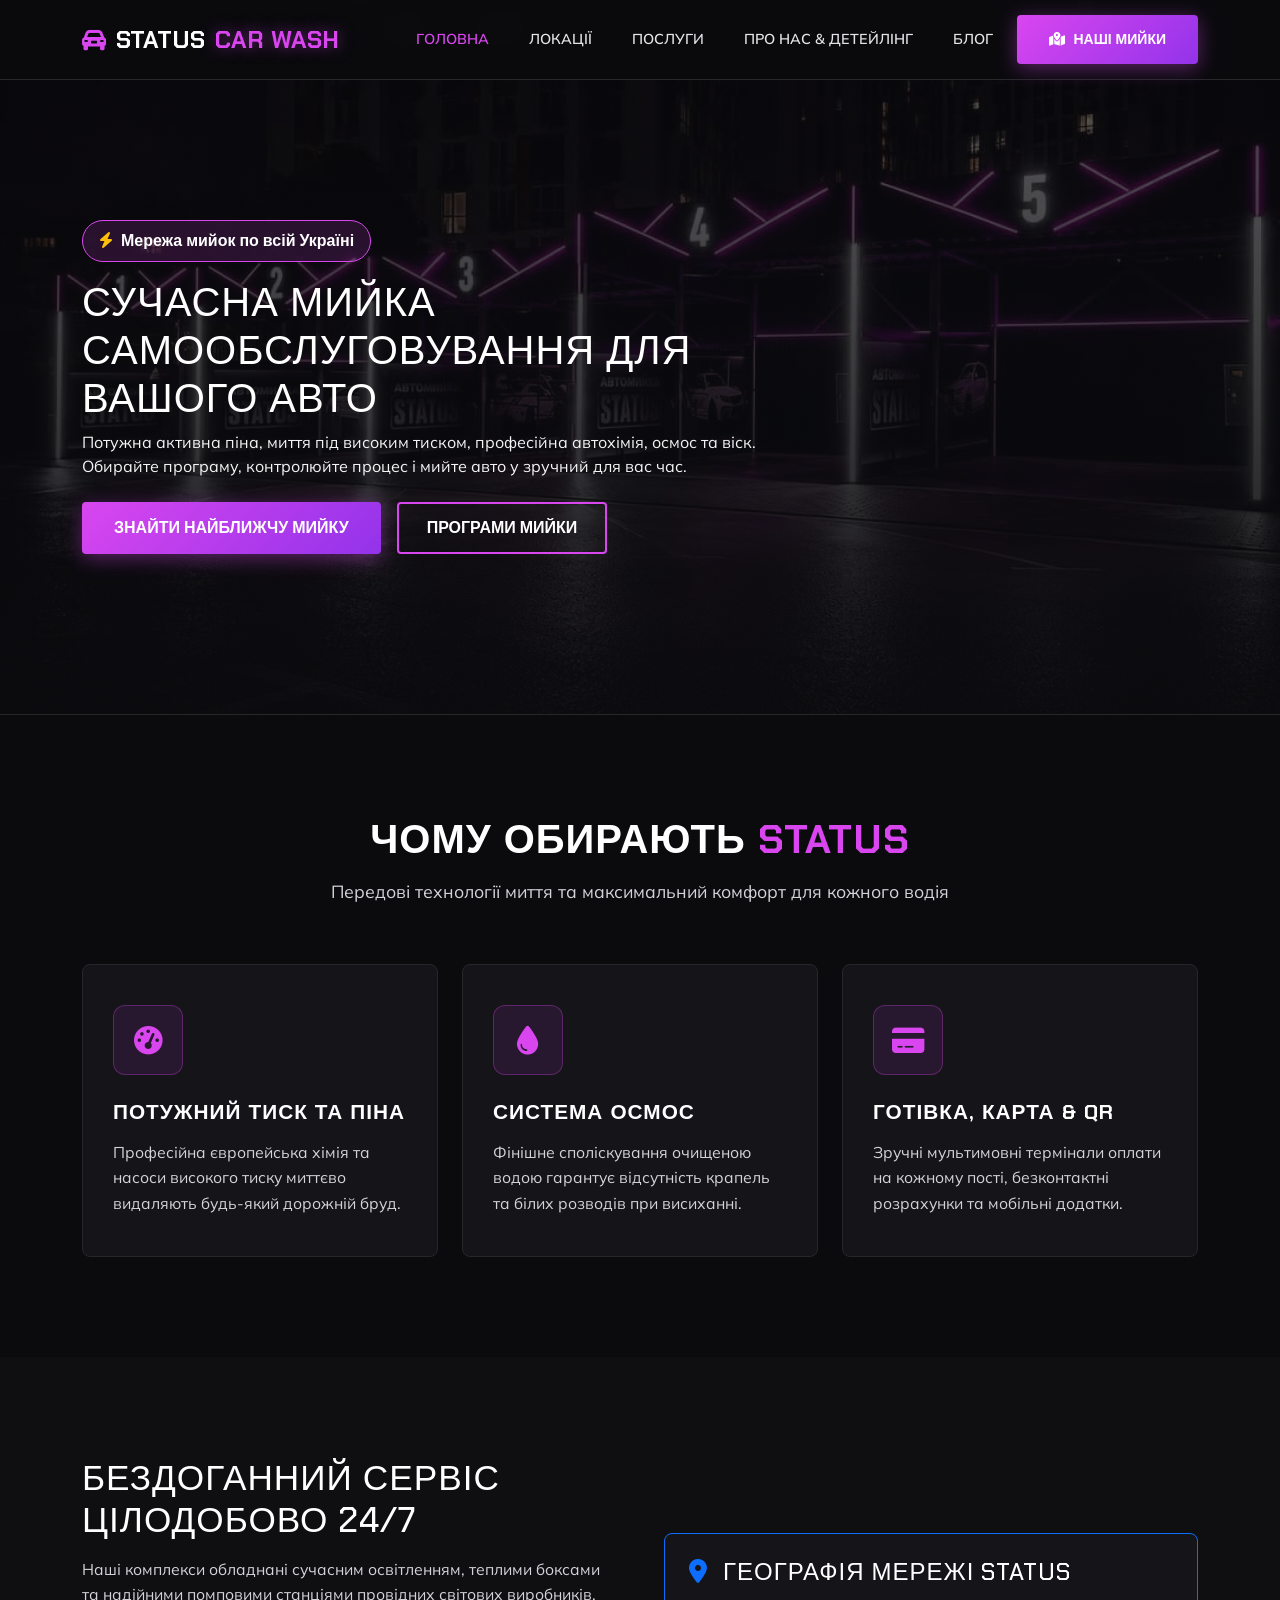
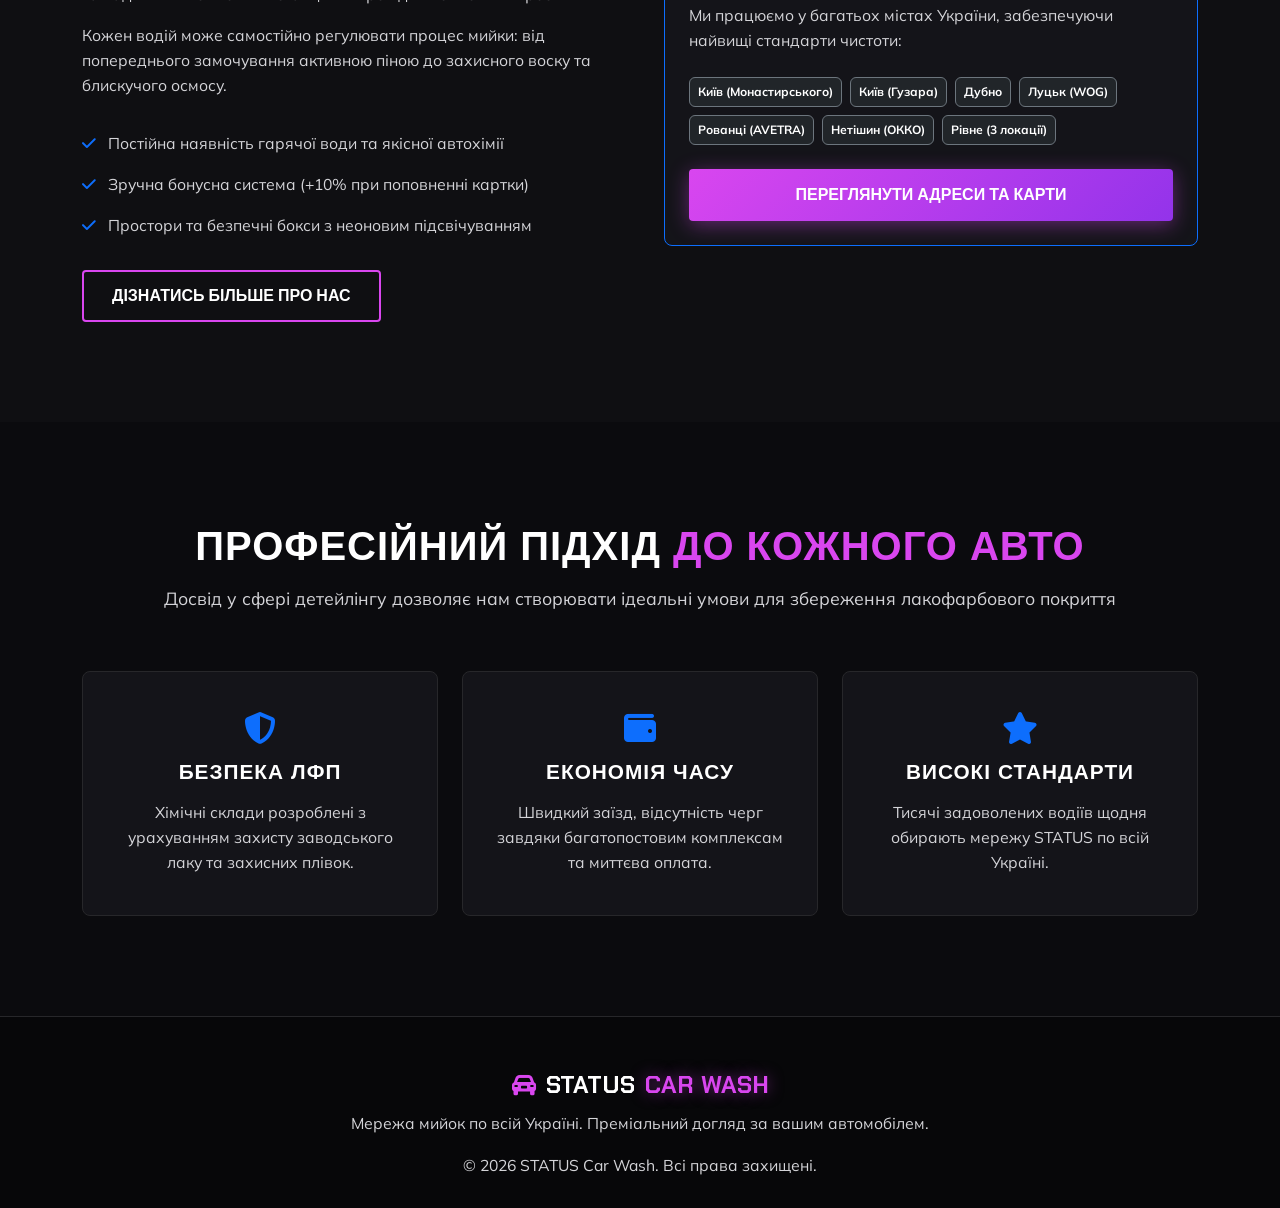
<file: index.html>
<!DOCTYPE html>
<html lang="uk" prefix="og: https://ogp.me/ns#">
<head>
    <meta charset="UTF-8">
    <meta name="viewport" content="width=device-width, initial-scale=1.0">
    <title>STATUS Car Wash — Мережа автомийок самообслуговування в Україні та Києві</title>
    <meta name="description" content="Мережа сучасних автомийок самообслуговування STATUS у Києві, Рівному, Луцьку та інших містах. Потужна піна, осмос, віск, оплата готівкою, картою та QR. Бонусна система +10%.">
    <meta name="keywords" content="автомийка самообслуговування, STATUS car wash, мийка самообслуговування Київ, мийка авто Україна, цілодобова автомийка, осмос, активна піна">
    <meta name="robots" content="follow, index, max-snippet:-1, max-video-preview:-1, max-image-preview:large">
    <link rel="canonical" href="https://status-wash.com/">

    <!-- Open Graph SEO -->
    <meta property="og:locale" content="uk_UA">
    <meta property="og:type" content="website">
    <meta property="og:title" content="STATUS Car Wash — Мережа автомийок самообслуговування">
    <meta property="og:description" content="Сучасна мережа мийок по всій Україні. Преміальна хімія, осмос, віск та бонусна система +10%.">
    <meta property="og:url" content="https://status-wash.com/">
    <meta property="og:site_name" content="STATUS Car Wash">

    <!-- Twitter Card -->
    <meta name="twitter:card" content="summary_large_image">
    <meta name="twitter:title" content="STATUS Car Wash — Мережа автомийок самообслуговування">
    <meta name="twitter:description" content="Сучасна мережа мийок по всій Україні. Преміальна хімія, осмос та віск.">

    <!-- Schema.org JSON-LD -->
    <script type="application/ld+json">
    {
      "@context": "https://schema.org",
      "@graph": [
        {
          "@type": ["AutomotiveBusiness", "Organization"],
          "@id": "https://status-wash.com/#organization",
          "name": "STATUS Car Wash",
          "url": "https://status-wash.com",
          "description": "Всеукраїнська мережа автомийок самообслуговування. Преміальний догляд за автомобілем.",
          "address": {
            "@type": "PostalAddress",
            "streetAddress": "вул. Монастирського, 12",
            "addressLocality": "Київ",
            "addressRegion": "Київська обл.",
            "addressCountry": "UA"
          },
          "openingHoursSpecification": {
            "@type": "OpeningHoursSpecification",
            "dayOfWeek": [
              "Monday", "Tuesday", "Wednesday", "Thursday", "Friday", "Saturday", "Sunday"
            ],
            "opens": "00:00",
            "closes": "23:59"
          }
        }
      ]
    }
    </script>

    <!-- Fonts -->
    <link href="https://fonts.googleapis.com/css2?family=Mulish:wght@300;400;500;600;700;800;900&family=Chakra+Petch:wght@400;600;700&display=swap" rel="stylesheet">
    <!-- FontAwesome -->
    <link rel="stylesheet" href="https://cdnjs.cloudflare.com/ajax/libs/font-awesome/6.4.0/css/all.min.css">
    <!-- Bootstrap CSS -->
    <link rel="stylesheet" href="https://cdn.jsdelivr.net/npm/bootstrap@5.3.0/dist/css/bootstrap.min.css">
    <!-- Custom CSS -->
    <link rel="stylesheet" href="assets/css/style.css">
    <style>
        .hero-bg-custom {
            position: relative;
            padding: 220px 0 160px;
            background: linear-gradient(180deg, rgba(11, 11, 14, 0.65) 0%, rgba(11, 11, 14, 0.95) 100%), url('images/station.jpg') center/cover no-repeat;
            border-bottom: 1px solid var(--card-border);
        }
    </style>
</head>
<body>

    <!-- Header -->
    <nav class="navbar navbar-expand-lg fixed-top">
        <div class="container">
            <a class="navbar-brand animate-fade-in" href="index.html">
                <i class="fa-solid fa-car-rear" style="color: var(--primary-color);"></i>
                STATUS <span>CAR WASH</span>
            </a>
            <button class="navbar-toggler text-white" type="button" data-bs-toggle="collapse" data-bs-target="#navbarNav">
                <i class="fa-solid fa-bars"></i>
            </button>
            <div class="collapse navbar-collapse justify-content-end" id="navbarNav">
                <ul class="navbar-nav align-items-lg-center gap-lg-4 mb-3 mb-lg-0">
                    <li class="nav-item"><a class="nav-link active" href="index.html">Головна</a></li>
                    <li class="nav-item"><a class="nav-link" href="locations.html">Локації</a></li>
                    <li class="nav-item"><a class="nav-link" href="pricing.html">Послуги</a></li>
                    <li class="nav-item"><a class="nav-link" href="about.html">Про нас & Детейлінг</a></li>
                    <li class="nav-item"><a class="nav-link" href="blog.html">Блог</a></li>
                </ul>
                <div class="ms-lg-3">
                    <a href="locations.html" class="btn btn-custom btn-sm">
                        <i class="fa-solid fa-map-location-dot me-1"></i> Наші мийки
                    </a>
                </div>
            </div>
        </div>
    </nav>

    <!-- Hero Section with updated text -->
    <header class="hero-bg-custom">
        <div class="container">
            <div class="row align-items-center">
                <div class="col-lg-8 animate-slide-up">
                    <div class="badge-pill mb-3">
                        <i class="fa-solid fa-bolt text-warning me-1"></i> Мережа мийок по всій Україні
                    </div>
                    <h1>СУЧАСНА МИЙКА САМООБСЛУГОВУВАННЯ <span>ДЛЯ ВАШОГО АВТО</span></h1>
                    <p>Потужна активна піна, миття під високим тиском, професійна автохімія, осмос та віск. Обирайте програму, контролюйте процес і мийте авто у зручний для вас час.</p>
                    <div class="d-flex flex-wrap gap-3 mt-4">
                        <a href="locations.html" class="btn btn-custom">Знайти найближчу мийку</a>
                        <a href="pricing.html" class="btn btn-outline-custom">Програми мийки</a>
                    </div>
                </div>
            </div>
        </div>
    </header>

    <!-- Extended Features Section -->
    <section class="section-padding">
        <div class="container">
            <div class="section-title">
                <h2>ЧОМУ ОБИРАЮТЬ <span>STATUS</span></h2>
                <p>Передові технології миття та максимальний комфорт для кожного водія</p>
            </div>
            <div class="row g-4">
                <div class="col-md-4">
                    <div class="feature-card animate-hover">
                        <div class="feature-icon"><i class="fa-solid fa-gauge-high"></i></div>
                        <h3>Потужний тиск та піна</h3>
                        <p>Професійна європейська хімія та насоси високого тиску миттєво видаляють будь-який дорожній бруд.</p>
                    </div>
                </div>
                <div class="col-md-4">
                    <div class="feature-card animate-hover">
                        <div class="feature-icon"><i class="fa-solid fa-droplet"></i></div>
                        <h3>Система ОСМОС</h3>
                        <p>Фінішне споліскування очищеною водою гарантує відсутність крапель та білих розводів при висиханні.</p>
                    </div>
                </div>
                <div class="col-md-4">
                    <div class="feature-card animate-hover">
                        <div class="feature-icon"><i class="fa-solid fa-credit-card"></i></div>
                        <h3>Готівка, Карта & QR</h3>
                        <p>Зручні мультимовні термінали оплати на кожному пості, безконтактні розрахунки та мобільні додатки.</p>
                    </div>
                </div>
            </div>
        </div>
    </section>

    <!-- Extended Promo Section -->
    <section class="section-padding" style="background: rgba(20, 20, 25, 0.4);">
        <div class="container">
            <div class="row align-items-center g-5">
                <div class="col-lg-6">
                    <h2 class="font-chakra text-white mb-3" style="font-size: 2.2rem;">БЕЗДОГАННИЙ СЕРВІС <span>ЦІЛОДОБОВО 24/7</span></h2>
                    <p class="text-muted mb-3">Наші комплекси обладнані сучасним освітленням, теплими боксами та надійними помповими станціями провідних світових виробників.</p>
                    <p class="text-muted mb-4">Кожен водій може самостійно регулювати процес мийки: від попереднього замочування активною піною до захисного воску та блискучого осмосу.</p>
                    <ul class="list-unstyled text-muted mb-4">
                        <li class="py-2"><i class="fa-solid fa-check text-primary me-2"></i> Постійна наявність гарячої води та якісної автохімії</li>
                        <li class="py-2"><i class="fa-solid fa-check text-primary me-2"></i> Зручна бонусна система (+10% при поповненні картки)</li>
                        <li class="py-2"><i class="fa-solid fa-check text-primary me-2"></i> Простори та безпечні бокси з неоновим підсвічуванням</li>
                    </ul>
                    <a href="about.html" class="btn btn-outline-custom">Дізнатись більше про нас</a>
                </div>
                <div class="col-lg-6">
                    <div class="feature-card p-4 border-primary">
                        <h4 class="text-white mb-3"><i class="fa-solid fa-location-dot text-primary me-2"></i> Географія мережі STATUS</h4>
                        <p class="text-muted mb-4">Ми працюємо у багатьох містах України, забезпечуючи найвищі стандарти чистоти:</p>
                        <div class="d-flex flex-wrap gap-2">
                            <span class="badge bg-dark border border-secondary p-2">Київ (Монастирського)</span>
                            <span class="badge bg-dark border border-secondary p-2">Київ (Гузара)</span>
                            <span class="badge bg-dark border border-secondary p-2">Дубно</span>
                            <span class="badge bg-dark border border-secondary p-2">Луцьк (WOG)</span>
                            <span class="badge bg-dark border border-secondary p-2">Рованці (AVETRA)</span>
                            <span class="badge bg-dark border border-secondary p-2">Нетішин (ОККО)</span>
                            <span class="badge bg-dark border border-secondary p-2">Рівне (3 локації)</span>
                        </div>
                        <div class="mt-4">
                            <a href="locations.html" class="btn btn-custom w-100">Переглянути адреси та карти</a>
                        </div>
                    </div>
                </div>
            </div>
        </div>
    </section>

    <!-- Additional Trust Section -->
    <section class="section-padding">
        <div class="container text-center">
            <div class="section-title">
                <h2>ПРОФЕСІЙНИЙ ПІДХІД <span>ДО КОЖНОГО АВТО</span></h2>
                <p>Досвід у сфері детейлінгу дозволяє нам створювати ідеальні умови для збереження лакофарбового покриття</p>
            </div>
            <div class="row g-4">
                <div class="col-md-4">
                    <div class="feature-card">
                        <i class="fa-solid fa-shield-halved fa-2x text-primary mb-3"></i>
                        <h3 class="text-white">Безпека ЛФП</h3>
                        <p class="text-muted">Хімічні склади розроблені з урахуванням захисту заводського лаку та захисних плівок.</p>
                    </div>
                </div>
                <div class="col-md-4">
                    <div class="feature-card">
                        <i class="fa-solid fa-wallet fa-2x text-primary mb-3"></i>
                        <h3 class="text-white">Економія часу</h3>
                        <p class="text-muted">Швидкий заїзд, відсутність черг завдяки багатопостовим комплексам та миттєва оплата.</p>
                    </div>
                </div>
                <div class="col-md-4">
                    <div class="feature-card">
                        <i class="fa-solid fa-star fa-2x text-primary mb-3"></i>
                        <h3 class="text-white">Високі стандарти</h3>
                        <p class="text-muted">Тисячі задоволених водіїв щодня обирають мережу STATUS по всій Україні.</p>
                    </div>
                </div>
            </div>
        </div>
    </section>

    <!-- Footer -->
    <footer>
        <div class="container">
            <div class="row align-items-center">
                <div class="col-md-12 text-center">
                    <div class="navbar-brand mb-2 justify-content-center">
                        <i class="fa-solid fa-car-rear" style="color: var(--primary-color);"></i>
                        STATUS <span>CAR WASH</span>
                    </div>
                    <p class="mb-3 text-muted">Мережа мийок по всій Україні. Преміальний догляд за вашим автомобілем.</p>
                    <p class="small text-muted mb-0">&copy; 2026 STATUS Car Wash. Всі права захищені.</p>
                </div>
            </div>
        </div>
    </footer>

    <!-- Bootstrap JS -->
    <script src="https://cdn.jsdelivr.net/npm/bootstrap@5.3.0/dist/js/bootstrap.bundle.min.js"></script>
    <script src="assets/js/main.js"></script>
</body>
</html>
</file>
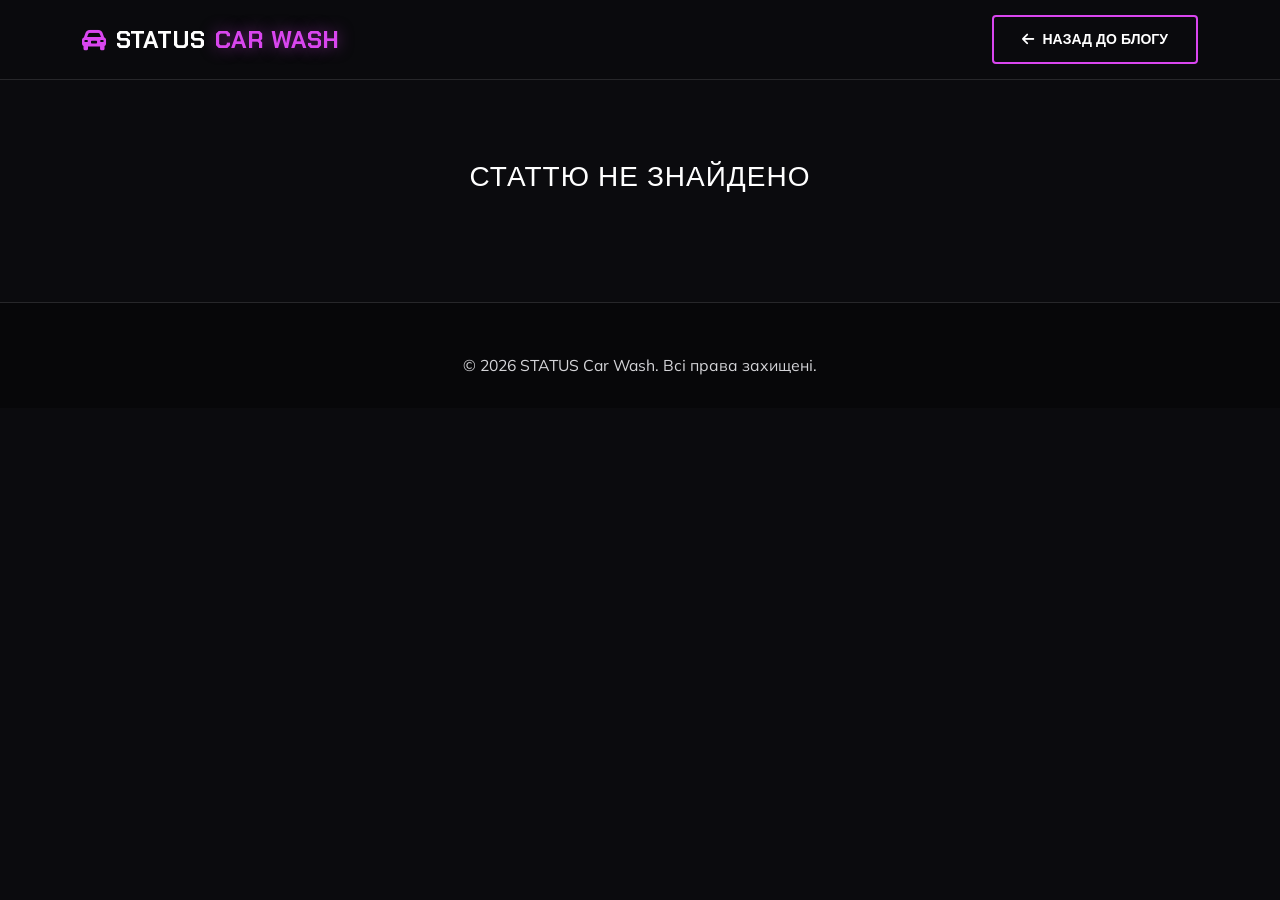
<file: article.html>
<!DOCTYPE html>
<html lang="uk">
<head>
    <meta charset="UTF-8">
    <meta name="viewport" content="width=device-width, initial-scale=1.0">
    <title>Стаття — STATUS Car Wash</title>
    <link href="https://fonts.googleapis.com/css2?family=Mulish:wght@300;400;500;600;700;800;900&family=Chakra+Petch:wght@400;600;700&display=swap" rel="stylesheet">
    <link rel="stylesheet" href="https://cdnjs.cloudflare.com/ajax/libs/font-awesome/6.4.0/css/all.min.css">
    <link rel="stylesheet" href="https://cdn.jsdelivr.net/npm/bootstrap@5.3.0/dist/css/bootstrap.min.css">
    <link rel="stylesheet" href="assets/css/style.css">
</head>
<body>

    <!-- Header -->
    <nav class="navbar navbar-expand-lg fixed-top">
        <div class="container">
            <a class="navbar-brand" href="index.html">
                <i class="fa-solid fa-car-rear" style="color: var(--primary-color);"></i>
                STATUS <span>CAR WASH</span>
            </a>
            <div class="ms-auto">
                <a href="blog.html" class="btn btn-outline-custom btn-sm"><i class="fa-solid fa-arrow-left me-1"></i> Назад до блогу</a>
            </div>
        </div>
    </nav>

    <!-- Article Detail Section -->
    <section class="section-padding" style="padding-top: 160px;">
        <div class="container">
            <div class="row justify-content-center">
                <div class="col-lg-8" id="article-content-container">
                    <div class="text-center text-muted">Завантаження статті...</div>
                </div>
            </div>
        </div>
    </section>

    <!-- Footer -->
    <footer>
        <div class="container text-center">
            <p class="small text-muted mb-0">&copy; 2026 STATUS Car Wash. Всі права захищені.</p>
        </div>
    </footer>

    <script src="https://cdn.jsdelivr.net/npm/bootstrap@5.3.0/dist/js/bootstrap.bundle.min.js"></script>
    <script>
        const SHEET_CSV_URL = 'https://docs.google.com/spreadsheets/d/1wg4tp4uShhYWfO8SEjeHlH32z0hAh5cgK3fW8bUg9EM/export?format=csv';

        function parseCSV(text) {
            let lines = [];
            let row = [''];
            let inQuotes = false;
            
            for (let i = 0; i < text.length; i++) {
                let c = text[i];
                let nextC = text[i+1];
                
                if (c === '"' && inQuotes && nextC === '"') {
                    row[row.length - 1] += '"';
                    i++;
                } else if (c === '"') {
                    inQuotes = !inQuotes;
                } else if (c === ',' && !inQuotes) {
                    row.push('');
                } else if ((c === '\r' && nextC === '\n') || (c === '\n' && !inQuotes)) {
                    if (c === '\r') i++;
                    lines.push(row);
                    row = [''];
                } else {
                    row[row.length - 1] += c;
                }
            }
            if (row.length > 1 || row[0] !== '') {
                lines.push(row);
            }
            return lines;
        }

        document.addEventListener('DOMContentLoaded', async () => {
            const urlParams = new URLSearchParams(window.location.search);
            const postId = parseInt(urlParams.get('id'));
            const container = document.getElementById('article-content-container');

            if (isNaN(postId)) {
                container.innerHTML = '<h3 class="text-white text-center">Статтю не знайдено</h3>';
                return;
            }

            try {
                let posts = JSON.parse(sessionStorage.getItem('status_sheet_posts'));
                if (!posts) {
                    const response = await fetch(SHEET_CSV_URL);
                    const csvText = await response.text();
                    const rows = parseCSV(csvText);
                    posts = rows.slice(1).filter(r => r.length >= 4 && r[1] && r[1].trim() !== '');
                }

                const post = posts[postId];
                if (post) {
                    const date = post[0] || '';
                    const title = post[1] || '';
                    const image = post[2] || '';
                    const content = post[3] || '';

                    document.title = `${title} — STATUS Car Wash`;
                    container.innerHTML = `
                        <div class="feature-card border-secondary p-4 p-md-5">
                            <span class="badge bg-primary mb-3">Блог</span>
                            <h1 class="text-white font-chakra mb-3" style="font-size: 2.2rem; line-height: 1.3;">${title}</h1>
                            <p class="text-muted mb-4"><i class="fa-solid fa-calendar-days me-1"></i> ${date}</p>
                            ${image ? `<img src="${image}" alt="${title}" class="img-fluid rounded mb-4 w-100" style="max-height: 450px; object-fit: cover;">` : ''}
                            <div class="article-text text-muted" style="font-size: 1.1rem; line-height: 1.9; white-space: pre-line;">
                                ${content}
                            </div>
                            <div class="mt-5 pt-3 border-top border-secondary">
                                <a href="blog.html" class="btn btn-outline-custom btn-sm"><i class="fa-solid fa-arrow-left me-1"></i> Повернутися до всіх статей</a>
                            </div>
                        </div>
                    `;
                } else {
                    container.innerHTML = '<h3 class="text-white text-center">Статтю не знайдено</h3>';
                }
            } catch (err) {
                console.error(err);
                container.innerHTML = '<h3 class="text-white text-center">Помилка завантаження статті</h3>';
            }
        });
    </script>
</body>
</html>
</file>
<file: assets/css/style.css>
:root {
    --primary-color: #d946ef;
    --primary-hover: #c026d3;
    --dark-bg: #0b0b0e;
    --card-bg: #141419;
    --card-border: #27272a;
    --text-main: #f4f4f5;
    --text-muted: #d4d4d8;
}

body {
    font-family: 'Mulish', sans-serif;
    background-color: var(--dark-bg);
    color: var(--text-main);
    overflow-x: hidden;
    margin: 0;
    padding: 0;
}

h1, h2, h3, h4, h5, h6, .font-chakra {
    font-family: 'Chakra Petch', sans-serif;
    text-transform: uppercase;
    letter-spacing: 1px;
    color: #ffffff;
}

/* Navbar */
.navbar {
    background-color: rgba(11, 11, 14, 0.98);
    backdrop-filter: blur(10px);
    border-bottom: 1px solid var(--card-border);
    padding: 15px 0;
    transition: all 0.3s ease;
}

.navbar-brand {
    font-family: 'Chakra Petch', sans-serif;
    font-weight: 700;
    font-size: 1.5rem;
    color: #fff !important;
    display: flex;
    align-items: center;
    gap: 10px;
}

.navbar-brand span {
    color: var(--primary-color);
    text-shadow: 0 0 15px rgba(217, 70, 239, 0.5);
}

.nav-link {
    color: #e4e4e7 !important;
    font-weight: 600;
    text-transform: uppercase;
    font-size: 0.9rem;
    transition: color 0.3s;
}

.nav-link:hover, .nav-link.active {
    color: var(--primary-color) !important;
}

/* Hero Section */
.hero {
    position: relative;
    padding: 180px 0 120px;
    background: linear-gradient(135deg, rgba(11, 11, 14, 0.9), rgba(20, 20, 25, 0.8)), url('../images/station.jpg') center/cover no-repeat;
    border-bottom: 1px solid var(--card-border);
}

.hero h1 {
    font-size: 3.5rem;
    font-weight: 700;
    margin-bottom: 20px;
    color: #fff;
    line-height: 1.2;
}

.hero h1 span {
    color: var(--primary-color);
    text-shadow: 0 0 25px rgba(217, 70, 239, 0.6);
}

.hero p {
    font-size: 1.2rem;
    color: var(--text-muted);
    margin-bottom: 30px;
    max-width: 650px;
}

.badge-pill {
    background: rgba(217, 70, 239, 0.15);
    border: 1px solid var(--primary-color);
    padding: 8px 16px;
    border-radius: 30px;
    font-family: 'Chakra Petch', sans-serif;
    font-weight: 600;
    display: inline-block;
    color: #fff;
}

/* Buttons */
.btn-custom {
    background: linear-gradient(135deg, #d946ef, #9333ea);
    border: none;
    color: #fff;
    padding: 14px 32px;
    font-weight: 700;
    text-transform: uppercase;
    font-family: 'Chakra Petch', sans-serif;
    border-radius: 4px;
    box-shadow: 0 4px 20px rgba(217, 70, 239, 0.4);
    transition: all 0.3s ease;
    text-decoration: none;
    display: inline-block;
}

.btn-custom:hover {
    transform: translateY(-2px);
    box-shadow: 0 6px 25px rgba(217, 70, 239, 0.6);
    color: #fff;
}

.btn-outline-custom {
    border: 2px solid var(--primary-color);
    color: #fff;
    background: transparent;
    padding: 12px 28px;
    font-weight: 700;
    text-transform: uppercase;
    font-family: 'Chakra Petch', sans-serif;
    border-radius: 4px;
    transition: all 0.3s ease;
    text-decoration: none;
    display: inline-block;
}

.btn-outline-custom:hover {
    background: var(--primary-color);
    color: #fff;
    box-shadow: 0 0 20px rgba(217, 70, 239, 0.5);
}

/* Sections */
.section-padding {
    padding: 100px 0;
}

.section-title {
    text-align: center;
    margin-bottom: 60px;
}

.section-title h2 {
    font-size: 2.5rem;
    font-weight: 700;
    margin-bottom: 15px;
    color: #fff;
}

.section-title h2 span {
    color: var(--primary-color);
}

.section-title p {
    color: var(--text-muted);
    font-size: 1.1rem;
}

/* Feature Card */
.feature-card {
    background-color: var(--card-bg);
    border: 1px solid var(--card-border);
    border-radius: 8px;
    padding: 40px 30px;
    height: 100%;
    transition: all 0.3s ease;
    position: relative;
    overflow: hidden;
}

.feature-card:hover {
    transform: translateY(-5px);
    border-color: var(--primary-color);
    box-shadow: 0 10px 30px rgba(217, 70, 239, 0.15);
}

.feature-icon {
    width: 70px;
    height: 70px;
    background: rgba(217, 70, 239, 0.1);
    border: 1px solid rgba(217, 70, 239, 0.3);
    border-radius: 12px;
    display: flex;
    align-items: center;
    justify-content: center;
    font-size: 1.8rem;
    color: var(--primary-color);
    margin-bottom: 25px;
}

.feature-card h3 {
    font-size: 1.3rem;
    font-weight: 700;
    margin-bottom: 15px;
    color: #fff;
}

.feature-card p, .text-muted {
    color: var(--text-muted) !important;
    margin: 0;
    font-size: 0.98rem;
    line-height: 1.6;
}

/* Footer */
footer {
    background-color: #070709;
    border-top: 1px solid var(--card-border);
    padding: 50px 0 30px;
    color: var(--text-muted);
}

.social-icons a {
    width: 45px;
    height: 45px;
    background: var(--card-bg);
    border: 1px solid var(--card-border);
    border-radius: 50%;
    display: inline-flex;
    align-items: center;
    justify-content: center;
    color: #fff;
    margin-right: 12px;
    transition: all 0.3s;
    text-decoration: none;
}

.social-icons a:hover {
    background: var(--primary-color);
    border-color: var(--primary-color);
    transform: translateY(-3px);
    box-shadow: 0 0 15px rgba(217, 70, 239, 0.5);
}
</file>
